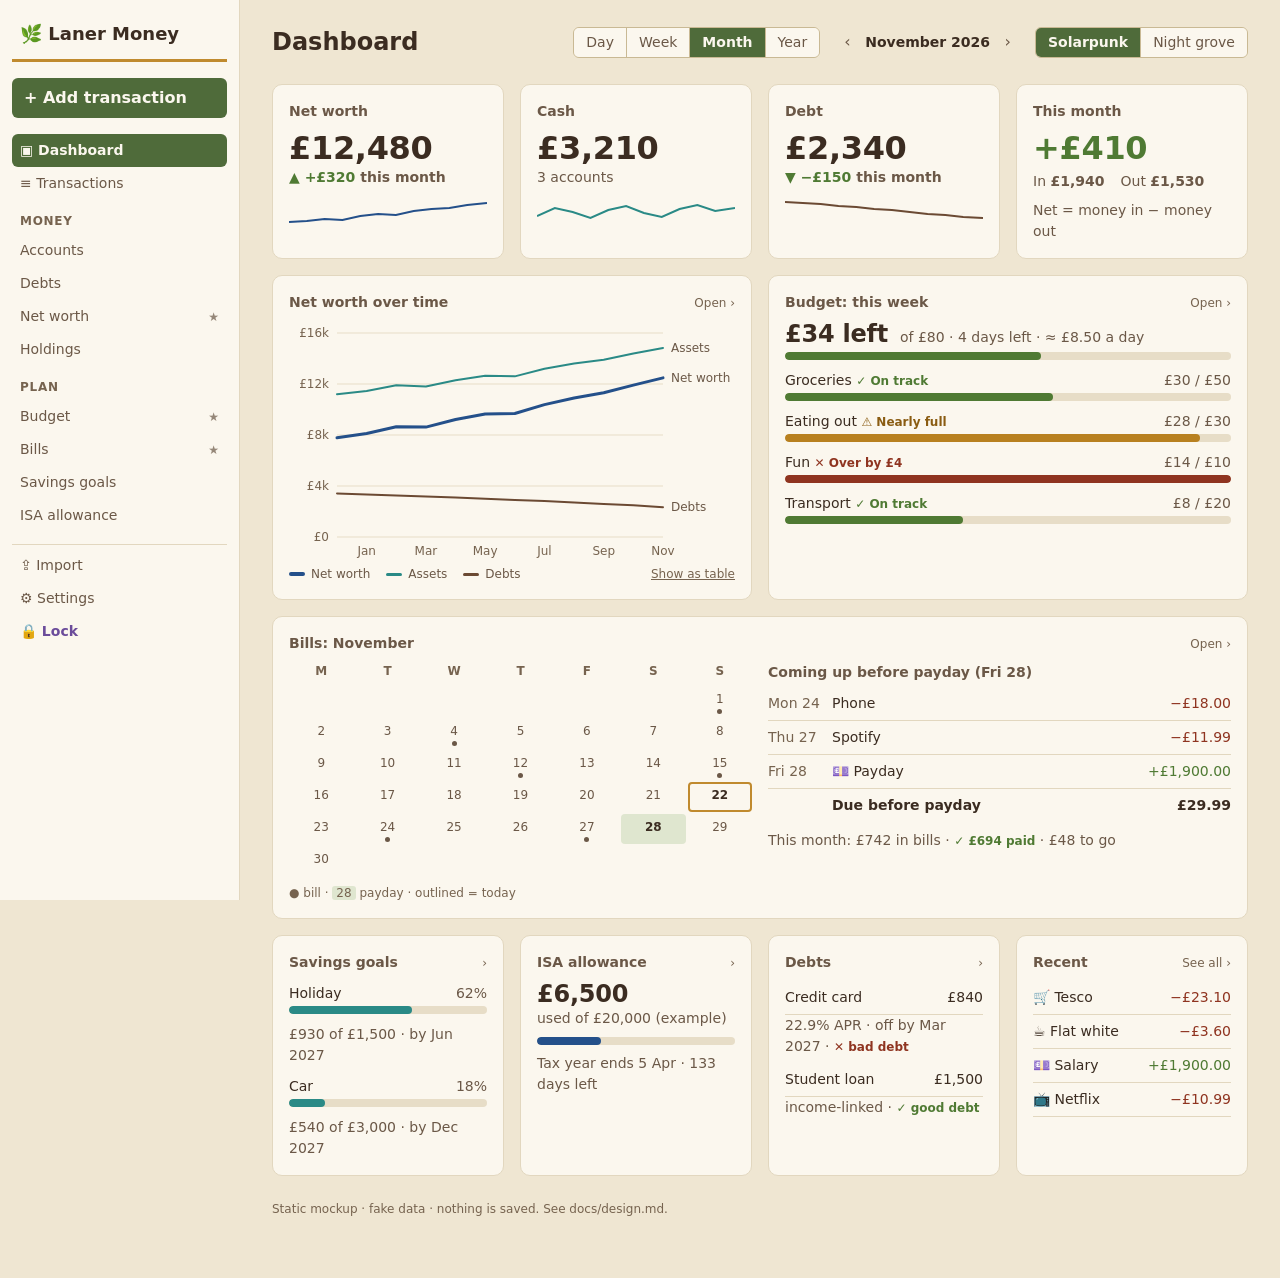
<file: docs/mockups/dashboard.html>
<!doctype html>
<html lang="en-GB" data-theme="light">
<head>
<meta charset="utf-8">
<meta name="viewport" content="width=device-width, initial-scale=1">
<title>Laner Money · Dashboard mockup</title>
<!--
  STATIC MOCKUP (M1). Fake data, no server, nothing loaded from outside.
  Open this file directly in a browser. Colours and sizes follow
  docs/design.md → "Design system". The real app is built in M2+.
-->
<style>
/* ---------- Design tokens: Solarpunk (light) ---------- */
:root {
  --page: #efe6d2; --surface: #fbf7ee; --line: #e2d7bf; --line-strong: #c9b994;
  --ink: #3b2c21; --ink-2: #6b5847; --ink-muted: #76634f;
  --brand: #4f6b3a; --brand-ink: #fbf7ee; --brand-soft: #dfe6cf;
  --accent: #c08a2e; --security: #6b4c9a; --security-ink: #ffffff;
  --good: #4f7a33; --warn: #b8801f; --warn-text: #8a5c12; --bad: #8f3420;
  --s-net: #24508a; --s-assets: #2a8a86; --s-debts: #6b4a33;
  --grid: #e7ddc7;
  --radius: 10px; --radius-sm: 6px;
  --font: system-ui, -apple-system, "Segoe UI", Roboto, sans-serif;
  color-scheme: light;
}
/* ---------- Night grove (dark) ---------- */
:root[data-theme="dark"] {
  --page: #161813; --surface: #1f221c; --line: #2e3229; --line-strong: #444a3c;
  --ink: #f1e9d8; --ink-2: #c9bda6; --ink-muted: #9a8f7c;
  --brand: #7fa65a; --brand-ink: #1f221c; --brand-soft: #2c3524;
  --accent: #d9a441; --security: #a58bd6; --security-ink: #1f221c;
  --good: #76a650; --warn: #f0c860; --warn-text: #f0c860; --bad: #c4553a;
  --s-net: #86aaf2; --s-assets: #2f9890; --s-debts: #d4b08a;
  --grid: #2a2e25;
  color-scheme: dark;
}

* { box-sizing: border-box; }
body {
  margin: 0; font-family: var(--font); font-size: 16px; line-height: 1.5;
  background: var(--page); color: var(--ink);
  font-variant-numeric: tabular-nums;
}
button { font: inherit; color: inherit; }

/* ---------- Layout ---------- */
.app { display: grid; grid-template-columns: 240px 1fr; min-height: 100vh; }

.sidebar {
  background: var(--surface); border-right: 1px solid var(--line);
  padding: 16px 12px; display: flex; flex-direction: column; gap: 4px;
  position: sticky; top: 0; height: 100vh; overflow-y: auto;
}
.logo { display: flex; align-items: center; gap: 8px; font-weight: 700; font-size: 18px;
        padding: 4px 8px 12px; border-bottom: 3px solid var(--accent); margin-bottom: 12px; }
.add-btn {
  background: var(--brand); color: var(--brand-ink); border: 0; border-radius: var(--radius-sm);
  padding: 8px 12px; font-weight: 600; cursor: pointer; margin-bottom: 12px; text-align: left;
}
.add-btn:hover { filter: brightness(1.08); }
.nav-group { font-size: 12px; font-weight: 700; letter-spacing: .06em; color: var(--ink-muted);
             padding: 12px 8px 4px; }
.nav a {
  display: flex; align-items: center; gap: 8px; padding: 6px 8px; border-radius: var(--radius-sm);
  color: var(--ink-2); text-decoration: none; font-size: 14px;
}
.nav a:hover { background: var(--brand-soft); color: var(--ink); }
.nav a.active { background: var(--brand); color: var(--brand-ink); font-weight: 600; }
.nav a .star { margin-left: auto; font-size: 12px; opacity: .7; }
.nav a.lock { color: var(--security); font-weight: 600; }
.nav a.lock:hover { background: color-mix(in srgb, var(--security) 14%, transparent); }
.nav .sep { border-top: 1px solid var(--line); margin: 12px 0 4px; }

main { padding: 24px 32px 48px; min-width: 0; }

.topbar { display: flex; align-items: center; gap: 16px; flex-wrap: wrap; margin-bottom: 24px; }
.topbar h1 { font-size: 24px; margin: 0; margin-right: auto; }
.menu-btn { display: none; background: none; border: 1px solid var(--line-strong);
            border-radius: var(--radius-sm); padding: 4px 10px; cursor: pointer; }

.seg { display: inline-flex; border: 1px solid var(--line-strong); border-radius: var(--radius-sm); overflow: hidden; }
.seg button { background: var(--surface); border: 0; padding: 4px 12px; font-size: 14px; cursor: pointer; color: var(--ink-2); }
.seg button + button { border-left: 1px solid var(--line-strong); }
.seg button[aria-pressed="true"] { background: var(--brand); color: var(--brand-ink); font-weight: 600; }
.stepper { display: inline-flex; align-items: center; gap: 4px; font-size: 14px; }
.stepper button { background: none; border: 0; cursor: pointer; padding: 2px 8px; font-size: 16px; color: var(--ink-2); }
.stepper .label { min-width: 130px; text-align: center; font-weight: 600; }

/* ---------- Widget grid: 4 columns ---------- */
.grid { display: grid; grid-template-columns: repeat(4, minmax(0, 1fr)); gap: 16px; }
.w { background: var(--surface); border: 1px solid var(--line); border-radius: var(--radius);
     padding: 16px; min-width: 0; }
.w.medium { grid-column: span 2; }
.w.wide { grid-column: span 4; }
.w h2 { font-size: 14px; font-weight: 600; color: var(--ink-2); margin: 0 0 8px;
        display: flex; align-items: baseline; gap: 8px; }
.w h2 .more { margin-left: auto; font-weight: 400; font-size: 12px; color: var(--ink-muted); text-decoration: none; }
.w h2 .more:hover { color: var(--ink); text-decoration: underline; }

/* Stat tile */
.big { font-size: 32px; font-weight: 700; line-height: 1.15; letter-spacing: -.01em; }
.sub { font-size: 14px; color: var(--ink-2); }
.delta { font-size: 14px; font-weight: 600; }
.delta.up { color: var(--good); } .delta.down-good { color: var(--good); } .delta.bad { color: var(--bad); }
.spark { display: block; width: 100%; height: 32px; margin-top: 8px; }
.inout { display: flex; gap: 16px; font-size: 14px; color: var(--ink-2); margin-top: 4px; }

/* Status chip: colour + icon + word, never colour alone */
.status { font-size: 12px; font-weight: 600; white-space: nowrap; }
.status.good { color: var(--good); } .status.warn { color: var(--warn-text); } .status.bad { color: var(--bad); }

/* Progress bars */
.bar-row { display: grid; grid-template-columns: 1fr auto; gap: 2px 12px; margin: 10px 0; font-size: 14px; }
.bar-row .amt { color: var(--ink-2); text-align: right; }
.bar { grid-column: 1 / -1; height: 8px; background: var(--grid); border-radius: 4px; overflow: hidden; }
.bar > span { display: block; height: 100%; border-radius: 4px; background: var(--good); }
.bar > span.warn { background: var(--warn); } .bar > span.bad { background: var(--bad); }
.budget-head { display: flex; align-items: baseline; gap: 12px; flex-wrap: wrap; }
.budget-head .big { font-size: 24px; }

/* Net worth chart */
.chart-wrap { position: relative; }
.chart { width: 100%; height: 240px; display: block; }
.chart .gridline { stroke: var(--grid); stroke-width: 1; }
.chart .axis { fill: var(--ink-muted); font-size: 12px; }
.chart .line { fill: none; stroke-width: 2; stroke-linejoin: round; stroke-linecap: round; }
.chart .line.net { stroke-width: 3; }
.chart .endlabel { font-size: 12px; fill: var(--ink-2); }
.chart .cross { stroke: var(--ink-muted); stroke-width: 1; stroke-dasharray: 3 3; }
.chart .dot { stroke: var(--surface); stroke-width: 2; }
.legend { display: flex; gap: 16px; font-size: 12px; color: var(--ink-2); margin-top: 4px; flex-wrap: wrap; }
.legend i { display: inline-block; width: 16px; height: 3px; border-radius: 2px; vertical-align: middle; margin-right: 6px; }
.tooltip {
  position: absolute; pointer-events: none; background: var(--surface); border: 1px solid var(--line-strong);
  border-radius: var(--radius-sm); padding: 8px 10px; font-size: 12px; box-shadow: 0 4px 12px rgb(0 0 0 / .12);
  opacity: 0; transition: opacity .1s; white-space: nowrap; z-index: 2;
}
.tooltip b { display: block; margin-bottom: 4px; font-size: 13px; }
.tooltip .row { display: flex; gap: 12px; justify-content: space-between; }
.tooltip i { display: inline-block; width: 10px; height: 3px; margin-right: 6px; vertical-align: middle; }
.link-btn { background: none; border: 0; padding: 0; font-size: 12px; color: var(--ink-muted); cursor: pointer; text-decoration: underline; }
table { width: 100%; border-collapse: collapse; font-size: 14px; }
th, td { text-align: left; padding: 6px 8px; border-bottom: 1px solid var(--line); }
th { font-size: 12px; color: var(--ink-muted); font-weight: 600; }
td.num, th.num { text-align: right; }

/* Bills calendar */
.bills { display: grid; grid-template-columns: 1fr 1fr; gap: 16px; }
.cal { display: grid; grid-template-columns: repeat(7, 1fr); gap: 2px; font-size: 12px; text-align: center; }
.cal .dow { color: var(--ink-muted); font-weight: 600; padding-bottom: 4px; }
.cal .d { padding: 4px 0 8px; border-radius: 4px; position: relative; color: var(--ink-2); }
.cal .d.today { outline: 2px solid var(--accent); outline-offset: -2px; font-weight: 700; color: var(--ink); }
.cal .d.bill::after { content: ""; position: absolute; left: 50%; bottom: 2px; width: 5px; height: 5px;
                      margin-left: -2.5px; border-radius: 50%; background: var(--ink-2); }
.cal .d.pay { background: var(--brand-soft); font-weight: 700; color: var(--ink); }
.cal-key { font-size: 12px; color: var(--ink-muted); margin-top: 8px; }
.list { list-style: none; margin: 0; padding: 0; font-size: 14px; }
.list li { display: flex; gap: 8px; padding: 6px 0; border-bottom: 1px solid var(--line); }
.list li .when { color: var(--ink-muted); width: 56px; flex: none; }
.list li .amt { margin-left: auto; }
.list li.total { font-weight: 700; border-bottom: 0; }
.out { color: var(--bad); } .in { color: var(--good); }

/* ---------- Footer note ---------- */
.mock-note { margin-top: 24px; font-size: 12px; color: var(--ink-muted); }

/* ---------- Responsive ---------- */
@media (max-width: 1100px) {
  .grid { grid-template-columns: repeat(2, minmax(0, 1fr)); }
  .w.wide { grid-column: span 2; }
}
@media (max-width: 760px) {
  .app { grid-template-columns: 1fr; }
  .sidebar { position: fixed; inset: 0 auto 0 0; width: 260px; z-index: 10; transform: translateX(-100%);
             transition: transform .2s; box-shadow: 4px 0 16px rgb(0 0 0 / .2); }
  .sidebar.open { transform: none; }
  .menu-btn { display: inline-block; }
  main { padding: 16px; }
  .grid { grid-template-columns: 1fr; }
  .w.medium, .w.wide { grid-column: auto; }
  .bills { grid-template-columns: 1fr; }
  .fab { display: block !important; }
}
.fab { display: none; position: fixed; right: 16px; bottom: 16px; width: 56px; height: 56px; border-radius: 50%;
       border: 0; background: var(--brand); color: var(--brand-ink); font-size: 28px; cursor: pointer;
       box-shadow: 0 4px 12px rgb(0 0 0 / .25); z-index: 5; }
:focus-visible { outline: 2px solid var(--accent); outline-offset: 2px; }
</style>
</head>
<body>
<div class="app">
  <!-- ======================= Sidebar ======================= -->
  <nav class="sidebar" id="sidebar" aria-label="Main">
    <div class="logo">🌿 Laner Money</div>
    <button class="add-btn" type="button">+ Add transaction</button>
    <div class="nav">
      <a href="#" class="active">▣ Dashboard</a>
      <a href="#">≡ Transactions</a>
      <div class="nav-group">MONEY</div>
      <a href="#">Accounts</a>
      <a href="#">Debts</a>
      <a href="#">Net worth <span class="star">★</span></a>
      <a href="#">Holdings</a>
      <div class="nav-group">PLAN</div>
      <a href="#">Budget <span class="star">★</span></a>
      <a href="#">Bills <span class="star">★</span></a>
      <a href="#">Savings goals</a>
      <a href="#">ISA allowance</a>
      <div class="sep"></div>
      <a href="#">⇪ Import</a>
      <a href="#">⚙ Settings</a>
      <a href="#" class="lock">🔒 Lock</a>
    </div>
  </nav>

  <!-- ======================= Main ======================= -->
  <main>
    <div class="topbar">
      <button class="menu-btn" id="menuBtn" type="button" aria-label="Open menu">☰</button>
      <h1>Dashboard</h1>
      <div class="seg" id="period" role="group" aria-label="Period">
        <button type="button" data-p="day">Day</button>
        <button type="button" data-p="week">Week</button>
        <button type="button" data-p="month" aria-pressed="true">Month</button>
        <button type="button" data-p="year">Year</button>
      </div>
      <div class="stepper">
        <button type="button" aria-label="Previous period">‹</button>
        <span class="label" id="periodLabel">November 2026</span>
        <button type="button" aria-label="Next period">›</button>
      </div>
      <div class="seg" role="group" aria-label="Theme">
        <button type="button" data-theme="light" aria-pressed="true">Solarpunk</button>
        <button type="button" data-theme="dark">Night grove</button>
      </div>
    </div>

    <div class="grid">
      <!-- Row 1: headline numbers -->
      <section class="w">
        <h2>Net worth</h2>
        <div class="big">£12,480</div>
        <div class="delta up">▲ +£320 <span class="sub" id="pWord1">this month</span></div>
        <svg class="spark" viewBox="0 0 100 32" preserveAspectRatio="none" aria-hidden="true">
          <polyline fill="none" stroke="var(--s-net)" stroke-width="2" vector-effect="non-scaling-stroke"
            points="0,26 9,25 18,23 27,24 36,20 45,18 54,19 63,15 72,13 81,12 90,9 100,7"/>
        </svg>
      </section>
      <section class="w">
        <h2>Cash</h2>
        <div class="big">£3,210</div>
        <div class="sub">3 accounts</div>
        <svg class="spark" viewBox="0 0 100 32" preserveAspectRatio="none" aria-hidden="true">
          <polyline fill="none" stroke="var(--s-assets)" stroke-width="2" vector-effect="non-scaling-stroke"
            points="0,20 9,12 18,16 27,22 36,14 45,10 54,17 63,21 72,13 81,9 90,15 100,12"/>
        </svg>
      </section>
      <section class="w">
        <h2>Debt</h2>
        <div class="big">£2,340</div>
        <div class="delta down-good">▼ −£150 <span class="sub" id="pWord2">this month</span></div>
        <svg class="spark" viewBox="0 0 100 32" preserveAspectRatio="none" aria-hidden="true">
          <polyline fill="none" stroke="var(--s-debts)" stroke-width="2" vector-effect="non-scaling-stroke"
            points="0,6 9,7 18,8 27,10 36,11 45,13 54,14 63,16 72,18 81,19 90,21 100,22"/>
        </svg>
      </section>
      <section class="w">
        <h2 id="periodTileTitle">This month</h2>
        <div class="big in" id="pNet">+£410</div>
        <div class="inout"><span>In <b id="pIn">£1,940</b></span><span>Out <b id="pOut">£1,530</b></span></div>
        <div class="sub" style="margin-top:8px">Net = money in − money out</div>
      </section>

      <!-- Row 2: net worth chart + budget -->
      <section class="w medium">
        <h2>Net worth over time <a class="more" href="#">Open ›</a></h2>
        <div class="chart-wrap" id="chartWrap">
          <svg class="chart" id="chart" role="img" aria-label="Net worth, assets and debts over the last 12 months"></svg>
          <div class="tooltip" id="tip"></div>
        </div>
        <div class="legend">
          <span><i style="background:var(--s-net);height:4px"></i>Net worth</span>
          <span><i style="background:var(--s-assets)"></i>Assets</span>
          <span><i style="background:var(--s-debts)"></i>Debts</span>
          <span style="margin-left:auto"><button class="link-btn" id="tableBtn" type="button">Show as table</button></span>
        </div>
        <div id="chartTable" hidden></div>
      </section>

      <section class="w medium">
        <h2>Budget: this week <a class="more" href="#">Open ›</a></h2>
        <div class="budget-head">
          <span class="big">£34 left</span><span class="sub">of £80 · 4 days left · ≈ £8.50 a day</span>
        </div>
        <div class="bar-row" style="margin-top:4px">
          <div class="bar"><span style="width:57.5%"></span></div>
        </div>
        <div class="bar-row">
          <span>Groceries <span class="status good">✓ On track</span></span><span class="amt">£30 / £50</span>
          <div class="bar"><span style="width:60%"></span></div>
        </div>
        <div class="bar-row">
          <span>Eating out <span class="status warn">⚠ Nearly full</span></span><span class="amt">£28 / £30</span>
          <div class="bar"><span class="warn" style="width:93%"></span></div>
        </div>
        <div class="bar-row">
          <span>Fun <span class="status bad">✕ Over by £4</span></span><span class="amt">£14 / £10</span>
          <div class="bar"><span class="bad" style="width:100%"></span></div>
        </div>
        <div class="bar-row">
          <span>Transport <span class="status good">✓ On track</span></span><span class="amt">£8 / £20</span>
          <div class="bar"><span style="width:40%"></span></div>
        </div>
      </section>

      <!-- Row 3: bills -->
      <section class="w wide">
        <h2>Bills: November <a class="more" href="#">Open ›</a></h2>
        <div class="bills">
          <div>
            <div class="cal" id="cal"></div>
            <div class="cal-key">● bill · <span style="background:var(--brand-soft);padding:0 4px;border-radius:3px">28</span> payday · outlined = today</div>
          </div>
          <div>
            <div class="sub" style="font-weight:600;margin-bottom:4px">Coming up before payday (Fri 28)</div>
            <ul class="list">
              <li><span class="when">Mon 24</span>Phone<span class="amt out">−£18.00</span></li>
              <li><span class="when">Thu 27</span>Spotify<span class="amt out">−£11.99</span></li>
              <li><span class="when">Fri 28</span>💷 Payday<span class="amt in">+£1,900.00</span></li>
              <li class="total"><span class="when"></span>Due before payday<span class="amt">£29.99</span></li>
            </ul>
            <div class="sub" style="margin-top:8px">This month: £742 in bills · <span class="status good">✓ £694 paid</span> · £48 to go</div>
          </div>
        </div>
      </section>

      <!-- Row 4: small widgets -->
      <section class="w">
        <h2>Savings goals <a class="more" href="#">›</a></h2>
        <div class="bar-row"><span>Holiday</span><span class="amt">62%</span>
          <div class="bar"><span style="width:62%;background:var(--s-assets)"></span></div></div>
        <div class="sub">£930 of £1,500 · by Jun 2027</div>
        <div class="bar-row"><span>Car</span><span class="amt">18%</span>
          <div class="bar"><span style="width:18%;background:var(--s-assets)"></span></div></div>
        <div class="sub">£540 of £3,000 · by Dec 2027</div>
      </section>
      <section class="w">
        <h2>ISA allowance <a class="more" href="#">›</a></h2>
        <div class="big" style="font-size:24px">£6,500</div>
        <div class="sub">used of £20,000 (example)</div>
        <div class="bar" style="margin:8px 0"><span style="width:32.5%;background:var(--s-net)"></span></div>
        <div class="sub">Tax year ends 5 Apr · 133 days left</div>
      </section>
      <section class="w">
        <h2>Debts <a class="more" href="#">›</a></h2>
        <ul class="list">
          <li>Credit card<span class="amt">£840</span></li>
          <li style="border:0;padding-top:0"><span class="sub">22.9% APR · off by Mar 2027 · <span class="status bad">✕ bad debt</span></span></li>
          <li>Student loan<span class="amt">£1,500</span></li>
          <li style="border:0;padding-top:0"><span class="sub">income-linked · <span class="status good">✓ good debt</span></span></li>
        </ul>
      </section>
      <section class="w">
        <h2>Recent <a class="more" href="#">See all ›</a></h2>
        <ul class="list">
          <li>🛒 Tesco<span class="amt out">−£23.10</span></li>
          <li>☕ Flat white<span class="amt out">−£3.60</span></li>
          <li>💷 Salary<span class="amt in">+£1,900.00</span></li>
          <li>📺 Netflix<span class="amt out">−£10.99</span></li>
        </ul>
      </section>
    </div>

    <p class="mock-note">Static mockup · fake data · nothing is saved. See docs/design.md.</p>
  </main>
</div>
<button class="fab" type="button" aria-label="Add transaction">+</button>

<script>
/* ---------- Theme switch ---------- */
document.querySelectorAll('[data-theme]').forEach(b => {
  if (b.tagName !== 'BUTTON') return;
  b.addEventListener('click', () => {
    document.documentElement.dataset.theme = b.dataset.theme;
    b.parentElement.querySelectorAll('button').forEach(x => x.setAttribute('aria-pressed', x === b));
  });
});

/* ---------- Phone menu ---------- */
const sidebar = document.getElementById('sidebar');
document.getElementById('menuBtn').addEventListener('click', () => sidebar.classList.toggle('open'));

/* ---------- Money formatting: £1,234.56, real minus sign ---------- */
const fmt = (n, sign = false) => {
  const s = '£' + Math.abs(n).toLocaleString('en-GB', { maximumFractionDigits: 0 });
  if (!sign) return (n < 0 ? '−' : '') + s;
  return (n < 0 ? '−' : '+') + s;
};

/* ---------- Period toggle (fake numbers per period) ---------- */
const periods = {
  day:   { label: 'Sun 22 Nov 2026', word: 'today',      title: 'Today',      inn: 0,     out: 34 },
  week:  { label: '16–22 Nov 2026',  word: 'this week',  title: 'This week',  inn: 0,     out: 86 },
  month: { label: 'November 2026',   word: 'this month', title: 'This month', inn: 1940,  out: 1530 },
  year:  { label: '2026',            word: 'this year',  title: 'This year',  inn: 21340, out: 18920 },
};
document.querySelectorAll('#period button').forEach(b => b.addEventListener('click', () => {
  const p = periods[b.dataset.p];
  document.querySelectorAll('#period button').forEach(x => x.setAttribute('aria-pressed', x === b));
  document.getElementById('periodLabel').textContent = p.label;
  document.getElementById('periodTileTitle').textContent = p.title;
  document.getElementById('pWord1').textContent = p.word;
  document.getElementById('pWord2').textContent = p.word;
  document.getElementById('pIn').textContent = fmt(p.inn);
  document.getElementById('pOut').textContent = fmt(p.out);
  const net = p.inn - p.out, el = document.getElementById('pNet');
  el.textContent = fmt(net, true);
  el.className = 'big ' + (net < 0 ? 'out' : 'in');
}));

/* ---------- Bills mini calendar (November 2026 starts on a Sunday) ---------- */
const cal = document.getElementById('cal');
['M','T','W','T','F','S','S'].forEach(d => cal.insertAdjacentHTML('beforeend', `<div class="dow">${d}</div>`));
for (let i = 0; i < 6; i++) cal.insertAdjacentHTML('beforeend', '<div></div>');
const bills = [1, 4, 12, 15, 24, 27], payday = 28, today = 22;
for (let d = 1; d <= 30; d++) {
  const cls = ['d', bills.includes(d) && 'bill', d === payday && 'pay', d === today && 'today'].filter(Boolean).join(' ');
  cal.insertAdjacentHTML('beforeend', `<div class="${cls}">${d}</div>`);
}

/* ---------- Net worth chart: one axis, 3 series, hover crosshair ---------- */
const months = ['Dec','Jan','Feb','Mar','Apr','May','Jun','Jul','Aug','Sep','Oct','Nov'];
const assets = [11200,11450,11900,11800,12300,12650,12600,13200,13600,13900,14400,14820];
const debts  = [ 3420, 3330, 3250, 3180, 3090, 3000, 2910, 2820, 2700, 2590, 2490, 2340];
const net    = assets.map((a, i) => a - debts[i]);
const series = [
  { name: 'Net worth', data: net,    color: 'var(--s-net)',    cls: 'net' },
  { name: 'Assets',    data: assets, color: 'var(--s-assets)', cls: '' },
  { name: 'Debts',     data: debts,  color: 'var(--s-debts)',  cls: '' },
];
const svg = document.getElementById('chart'), wrap = document.getElementById('chartWrap'), tip = document.getElementById('tip');
function drawChart() {
  const W = wrap.clientWidth, H = 240, L = 48, R = 72, T = 12, B = 24;
  svg.setAttribute('viewBox', `0 0 ${W} ${H}`);
  const max = 16000, x = i => L + i * (W - L - R) / (months.length - 1), y = v => T + (1 - v / max) * (H - T - B);
  let s = '';
  for (let v = 0; v <= max; v += 4000)
    s += `<line class="gridline" x1="${L}" x2="${W - R}" y1="${y(v)}" y2="${y(v)}"/>` +
         `<text class="axis" x="${L - 8}" y="${y(v) + 4}" text-anchor="end">${v ? '£' + v / 1000 + 'k' : '£0'}</text>`;
  months.forEach((m, i) => { if (i % 2 === 1) s += `<text class="axis" x="${x(i)}" y="${H - 6}" text-anchor="middle">${m}</text>`; });
  series.forEach(se => {
    s += `<polyline class="line ${se.cls}" stroke="${se.color}" points="${se.data.map((v, i) => x(i) + ',' + y(v)).join(' ')}"/>`;
    const last = se.data.length - 1;
    s += `<text class="endlabel" x="${x(last) + 8}" y="${y(se.data[last]) + 4}">${se.name}</text>`;
  });
  s += `<line class="cross" id="cross" y1="${T}" y2="${H - B}" visibility="hidden"/>`;
  series.forEach((se, k) => s += `<circle class="dot" id="dot${k}" r="5" fill="${se.color}" visibility="hidden"/>`);
  s += `<rect x="${L}" y="0" width="${W - L - R}" height="${H}" fill="transparent" id="hit"/>`;
  svg.innerHTML = s;

  const hit = svg.querySelector('#hit'), cross = svg.querySelector('#cross');
  const show = ev => {
    const px = ev.clientX - svg.getBoundingClientRect().left;
    const i = Math.max(0, Math.min(months.length - 1, Math.round((px - L) / ((W - L - R) / (months.length - 1)))));
    cross.setAttribute('x1', x(i)); cross.setAttribute('x2', x(i)); cross.setAttribute('visibility', 'visible');
    series.forEach((se, k) => { const d = svg.querySelector('#dot' + k);
      d.setAttribute('cx', x(i)); d.setAttribute('cy', y(se.data[i])); d.setAttribute('visibility', 'visible'); });
    tip.innerHTML = `<b>${months[i]} ${i === 0 ? 2025 : 2026}</b>` + series.map(se =>
      `<div class="row"><span><i style="background:${se.color}"></i>${se.name}</span><span>${fmt(se.data[i])}</span></div>`).join('');
    const tx = x(i) + 12 + 160 > W ? x(i) - 172 : x(i) + 12;
    tip.style.left = tx + 'px'; tip.style.top = '8px'; tip.style.opacity = 1;
  };
  hit.addEventListener('mousemove', show);
  hit.addEventListener('mouseleave', () => {
    tip.style.opacity = 0; cross.setAttribute('visibility', 'hidden');
    series.forEach((_, k) => svg.querySelector('#dot' + k).setAttribute('visibility', 'hidden'));
  });
}
drawChart();
addEventListener('resize', drawChart);

/* ---------- "Show as table" ---------- */
const tbl = document.getElementById('chartTable'), tblBtn = document.getElementById('tableBtn');
tbl.innerHTML = '<table><thead><tr><th>Month</th>' + series.map(s => `<th class="num">${s.name}</th>`).join('') +
  '</tr></thead><tbody>' + months.map((m, i) => `<tr><td>${m}</td>` +
  series.map(s => `<td class="num">${fmt(s.data[i])}</td>`).join('') + '</tr>').join('') + '</tbody></table>';
tblBtn.addEventListener('click', () => {
  const showing = !tbl.hidden;
  tbl.hidden = showing; wrap.hidden = !showing;
  tblBtn.textContent = showing ? 'Show as table' : 'Show as chart';
  if (showing) drawChart();
});
</script>
</body>
</html>
</file>
